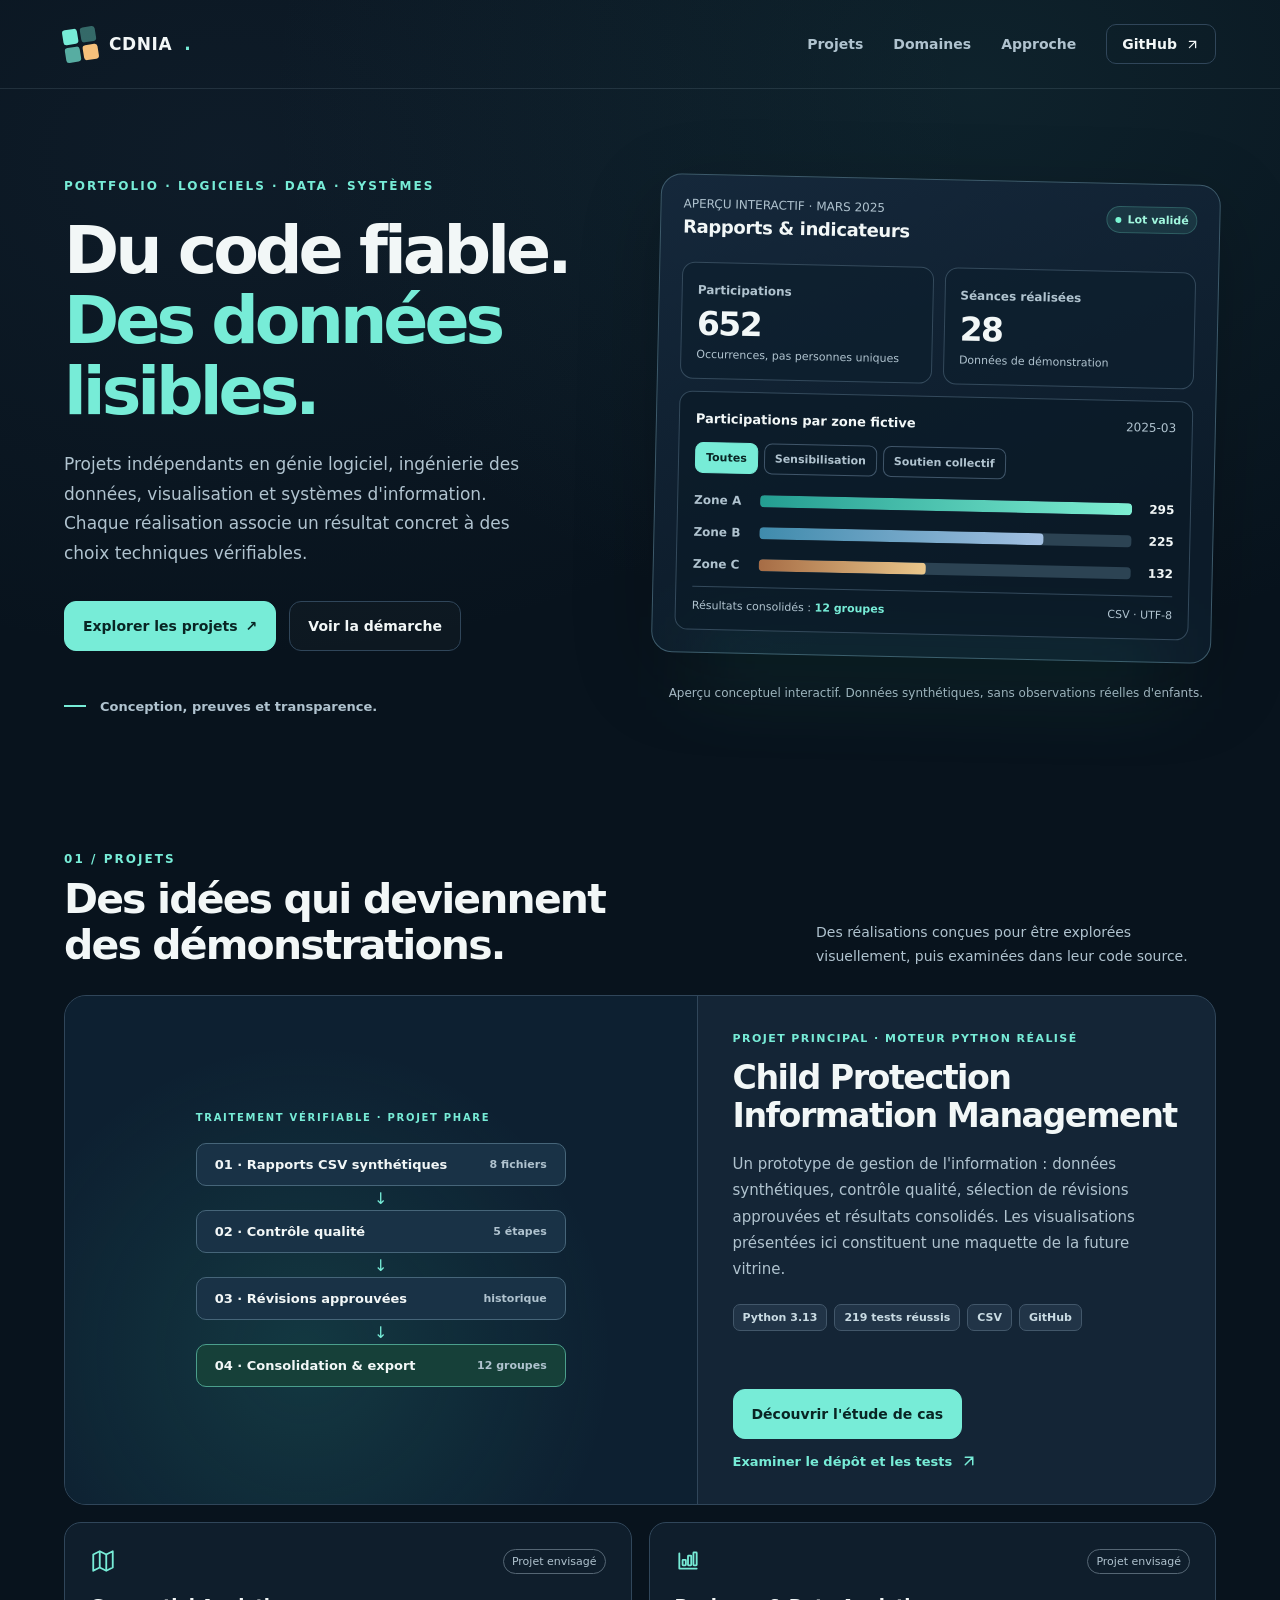
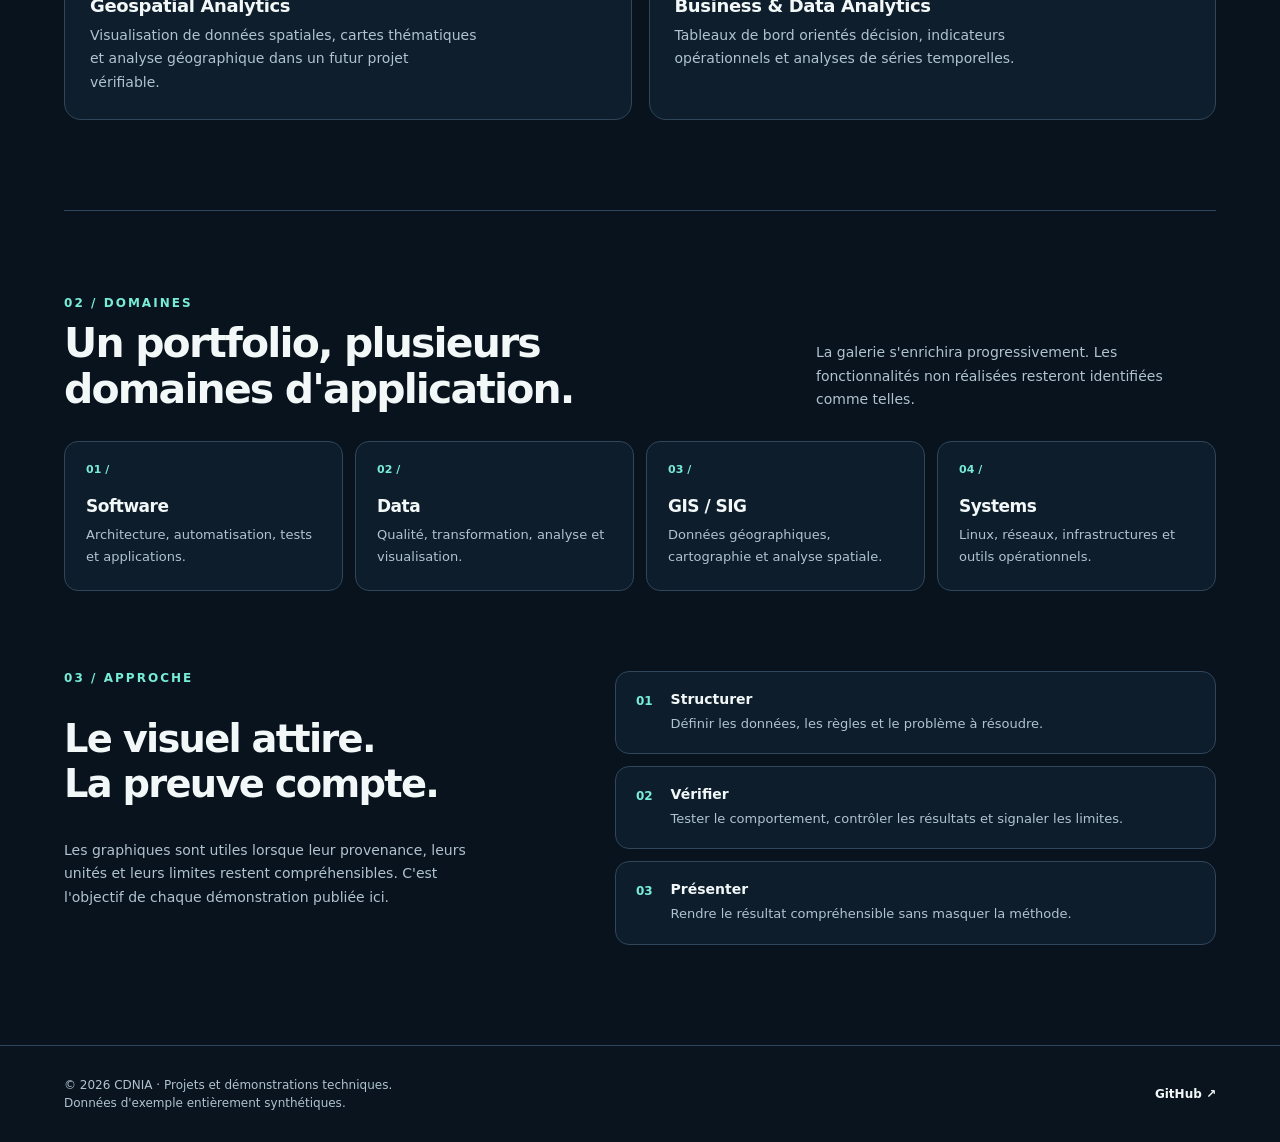
<file: index.html>
<!doctype html>
<html lang="fr">
  <head>
    <meta charset="utf-8" />
    <meta name="viewport" content="width=device-width, initial-scale=1" />
    <meta name="theme-color" content="#08131d" />
    <meta
      name="description"
      content="Portfolio de projets en génie logiciel, données, visualisation, SIG et systèmes. Code et démonstrations vérifiables."
    />
    <title>CDNIA — Logiciels, données et systèmes</title>
    <link rel="stylesheet" href="assets/css/site.css" />
  </head>
  <body>
    <a class="skip-link" href="#content">Passer au contenu</a>
    <header>
      <div class="wrap topbar">
        <a class="brand" href="#content" aria-label="CDNIA, retour à l'accueil"
          ><span class="mark" aria-hidden="true"
            ><i></i><i></i><i></i><i></i></span
          >CDNIA<span style="color: var(--mint)">.</span></a
        >
        <nav aria-label="Navigation principale">
          <a href="#projects">Projets</a>
          <a href="#expertise">Domaines</a>
          <a href="#approach">Approche</a>
          <a
            class="nav-external"
            href="https://github.com/cdnia"
            target="_blank"
            rel="noopener noreferrer"
            >GitHub
            <svg
              aria-hidden="true"
              viewBox="0 0 24 24"
              fill="none"
              stroke="currentColor"
              stroke-width="2"
              stroke-linecap="round"
            >
              <path d="M7 17 17 7M7 7h10v10" />
            </svg>
          </a>
        </nav>
      </div>
    </header>
    <main id="content">
      <section class="hero wrap" aria-labelledby="hero-title">
        <div class="hero-copy">
          <div class="eyebrow">Portfolio · Logiciels · Data · Systèmes</div>
          <h1 id="hero-title">
            Du code fiable.<br /><em>Des données lisibles.</em>
          </h1>
          <p>
            Projets indépendants en génie logiciel, ingénierie des données,
            visualisation et systèmes d'information. Chaque réalisation associe
            un résultat concret à des choix techniques vérifiables.
          </p>
          <div class="hero-actions">
            <a class="button primary" href="#projects"
              >Explorer les projets
              <span aria-hidden="true" style="margin-left: 8px">↗</span></a
            >
            <a class="button secondary" href="#approach">Voir la démarche</a>
          </div>
          <div class="hero-mini">
            <span class="line" aria-hidden="true"></span>Conception, preuves et
            transparence.
          </div>
        </div>
        <div>
          <div class="preview-shell" aria-labelledby="preview-title">
            <div class="preview-head">
              <div>
                <small>APERÇU INTERACTIF · MARS 2025</small
                ><strong id="preview-title">Rapports & indicateurs</strong>
              </div>
              <span class="status"
                ><span class="status-dot" aria-hidden="true"></span> Lot
                validé</span
              >
            </div>
            <div class="metrics">
              <div class="metric">
                <span class="metric-label">Participations</span
                ><strong class="metric-value" id="participation-total"
                  >652</strong
                ><span class="metric-desc"
                  >Occurrences, pas personnes uniques</span
                >
              </div>
              <div class="metric">
                <span class="metric-label">Séances réalisées</span
                ><strong class="metric-value" id="sessions-total">28</strong
                ><span class="metric-desc">Données de démonstration</span>
              </div>
            </div>
            <div class="chart-panel">
              <div class="chart-panel-head">
                <strong>Participations par zone fictive</strong
                ><span>2025-03</span>
              </div>
              <div
                class="filter-row"
                role="group"
                aria-label="Filtrer les résultats par activité"
              >
                <button
                  type="button"
                  class="activity-filter"
                  data-filter="all"
                  aria-pressed="true"
                >
                  Toutes
                </button>
                <button
                  type="button"
                  class="activity-filter"
                  data-filter="awareness"
                  aria-pressed="false"
                >
                  Sensibilisation
                </button>
                <button
                  type="button"
                  class="activity-filter"
                  data-filter="psychosocial"
                  aria-pressed="false"
                >
                  Soutien collectif
                </button>
              </div>
              <div
                class="bar-list"
                role="img"
                aria-label="Zone A 295, zone B 225, zone C 132 participations"
                id="zone-chart"
              >
                <div class="bar-item">
                  <span class="label">Zone A</span>
                  <div class="track">
                    <span
                      class="bar-fill"
                      data-zone="A"
                      style="width: 100%"
                    ></span>
                  </div>
                  <span class="value" id="zone-A">295</span>
                </div>
                <div class="bar-item">
                  <span class="label">Zone B</span>
                  <div class="track">
                    <span
                      class="bar-fill"
                      data-zone="B"
                      style="width: 76.27%"
                    ></span>
                  </div>
                  <span class="value" id="zone-B">225</span>
                </div>
                <div class="bar-item">
                  <span class="label">Zone C</span>
                  <div class="track">
                    <span
                      class="bar-fill"
                      data-zone="C"
                      style="width: 44.75%"
                    ></span>
                  </div>
                  <span class="value" id="zone-C">132</span>
                </div>
              </div>
              <div class="preview-foot">
                <span
                  >Résultats consolidés :
                  <strong id="group-count">12 groupes</strong></span
                ><span>CSV · UTF-8</span>
              </div>
            </div>
          </div>
          <p class="visual-disclaimer">
            Aperçu conceptuel interactif. Données synthétiques, sans
            observations réelles d'enfants.
          </p>
          <span
            class="sr-only"
            id="filter-announcement"
            aria-live="polite"
          ></span>
        </div>
      </section>
      <div class="wrap sections">
        <section id="projects" aria-labelledby="projects-title">
          <div class="section-head">
            <div>
              <div class="eyebrow">01 / Projets</div>
              <h2 id="projects-title">
                Des idées qui deviennent<br />des démonstrations.
              </h2>
            </div>
            <p>
              Des réalisations conçues pour être explorées visuellement, puis
              examinées dans leur code source.
            </p>
          </div>
          <article class="featured" aria-labelledby="featured-title">
            <div class="feature-visual">
              <div
                class="schematic"
                aria-label="Schéma du traitement : fichiers CSV, validation, consolidation, résultats"
              >
                <div class="pipeline-header">
                  TRAITEMENT VÉRIFIABLE · PROJET PHARE
                </div>
                <div class="pipeline-node">
                  <span>01 · Rapports CSV synthétiques</span
                  ><span>8 fichiers</span>
                </div>
                <div class="pipeline-arrow" aria-hidden="true">↓</div>
                <div class="pipeline-node">
                  <span>02 · Contrôle qualité</span><span>5 étapes</span>
                </div>
                <div class="pipeline-arrow" aria-hidden="true">↓</div>
                <div class="pipeline-node">
                  <span>03 · Révisions approuvées</span><span>historique</span>
                </div>
                <div class="pipeline-arrow" aria-hidden="true">↓</div>
                <div class="pipeline-node result">
                  <span>04 · Consolidation & export</span
                  ><span>12 groupes</span>
                </div>
              </div>
            </div>
            <div class="feature-content">
              <span class="tiny-label"
                >Projet principal · Moteur Python réalisé</span
              >
              <h3 id="featured-title">
                Child Protection Information Management
              </h3>
              <p>
                Un prototype de gestion de l'information : données synthétiques,
                contrôle qualité, sélection de révisions approuvées et résultats
                consolidés. Les visualisations présentées ici constituent une
                maquette de la future vitrine.
              </p>
              <div class="tag-list">
                <span class="tag">Python 3.13</span
                ><span class="tag">219 tests réussis</span
                ><span class="tag">CSV</span><span class="tag">GitHub</span>
              </div>
              <div class="hero-actions">
                <a
                  class="button primary"
                  href="projects/child_protection_information_management/index.html"
                  >Découvrir l'étude de cas</a
                >
                <a
                  class="feature-link"
                  href="https://github.com/cdnia/child_protection_information_management"
                  target="_blank"
                  rel="noopener noreferrer"
                  >Examiner le dépôt et les tests
                  <svg
                    aria-hidden="true"
                    viewBox="0 0 24 24"
                    fill="none"
                    stroke="currentColor"
                    stroke-width="2"
                    stroke-linecap="round"
                  >
                    <path d="M7 17 17 7M7 7h10v10" /></svg
                ></a>
              </div>
            </div>
          </article>
          <div class="planned" aria-label="Domaines de futurs projets">
            <article class="card">
              <div class="card-head">
                <svg
                  aria-hidden="true"
                  viewBox="0 0 24 24"
                  fill="none"
                  stroke="currentColor"
                  stroke-width="1.7"
                  stroke-linejoin="round"
                >
                  <path d="m3 6 6-3 6 3 6-3v15l-6 3-6-3-6 3Z" />
                  <path d="M9 3v15m6-12v15" /></svg
                ><small>Projet envisagé</small>
              </div>
              <h3>Geospatial Analytics</h3>
              <p>
                Visualisation de données spatiales, cartes thématiques et
                analyse géographique dans un futur projet vérifiable.
              </p>
            </article>
            <article class="card">
              <div class="card-head">
                <svg
                  aria-hidden="true"
                  viewBox="0 0 24 24"
                  fill="none"
                  stroke="currentColor"
                  stroke-width="1.7"
                  stroke-linecap="round"
                >
                  <path d="M4 19V5m0 14h16" />
                  <rect x="7" y="11" width="3" height="5" rx=".5" />
                  <rect x="12" y="7" width="3" height="9" rx=".5" />
                  <rect x="17" y="4" width="3" height="12" rx=".5" /></svg
                ><small>Projet envisagé</small>
              </div>
              <h3>Business & Data Analytics</h3>
              <p>
                Tableaux de bord orientés décision, indicateurs opérationnels et
                analyses de séries temporelles.
              </p>
            </article>
          </div>
        </section>
        <div class="divider" role="presentation"></div>
        <section id="expertise" aria-labelledby="expertise-title">
          <div class="eyebrow">02 / Domaines</div>
          <div class="section-head" style="margin-top: 10px">
            <h2 id="expertise-title" style="margin-top: 0">
              Un portfolio, plusieurs<br />domaines d'application.
            </h2>
            <p>
              La galerie s'enrichira progressivement. Les fonctionnalités non
              réalisées resteront identifiées comme telles.
            </p>
          </div>
          <div class="expertise">
            <div class="expertise-card">
              <div class="expertise-number">01 /</div>
              <h3>Software</h3>
              <p>Architecture, automatisation, tests et applications.</p>
            </div>
            <div class="expertise-card">
              <div class="expertise-number">02 /</div>
              <h3>Data</h3>
              <p>Qualité, transformation, analyse et visualisation.</p>
            </div>
            <div class="expertise-card">
              <div class="expertise-number">03 /</div>
              <h3>GIS / SIG</h3>
              <p>Données géographiques, cartographie et analyse spatiale.</p>
            </div>
            <div class="expertise-card">
              <div class="expertise-number">04 /</div>
              <h3>Systems</h3>
              <p>Linux, réseaux, infrastructures et outils opérationnels.</p>
            </div>
          </div>
        </section>
        <section
          id="approach"
          class="practice"
          aria-labelledby="approach-title"
        >
          <div>
            <div class="eyebrow">03 / Approche</div>
            <h2
              id="approach-title"
              style="
                font-size: clamp(29px, 3vw, 40px);
                letter-spacing: -0.045em;
                line-height: 1.17;
              "
            >
              Le visuel attire.<br />La preuve compte.
            </h2>
            <p>
              Les graphiques sont utiles lorsque leur provenance, leurs unités
              et leurs limites restent compréhensibles. C'est l'objectif de
              chaque démonstration publiée ici.
            </p>
          </div>
          <div class="practice-list">
            <div class="practice-step">
              <span class="number">01</span>
              <div>
                <strong>Structurer</strong
                ><span
                  >Définir les données, les règles et le problème à
                  résoudre.</span
                >
              </div>
            </div>
            <div class="practice-step">
              <span class="number">02</span>
              <div>
                <strong>Vérifier</strong
                ><span
                  >Tester le comportement, contrôler les résultats et signaler
                  les limites.</span
                >
              </div>
            </div>
            <div class="practice-step">
              <span class="number">03</span>
              <div>
                <strong>Présenter</strong
                ><span
                  >Rendre le résultat compréhensible sans masquer la
                  méthode.</span
                >
              </div>
            </div>
          </div>
        </section>
      </div>
    </main>
    <footer>
      <div class="wrap footer-inner">
        <div>
          © 2026 CDNIA · Projets et démonstrations techniques.<br />Données
          d'exemple entièrement synthétiques.
        </div>
        <a
          href="https://github.com/cdnia"
          target="_blank"
          rel="noopener noreferrer"
          >GitHub ↗</a
        >
      </div>
    </footer>
    <script src="assets/js/site.js"></script>
  </body>
</html>
</file>
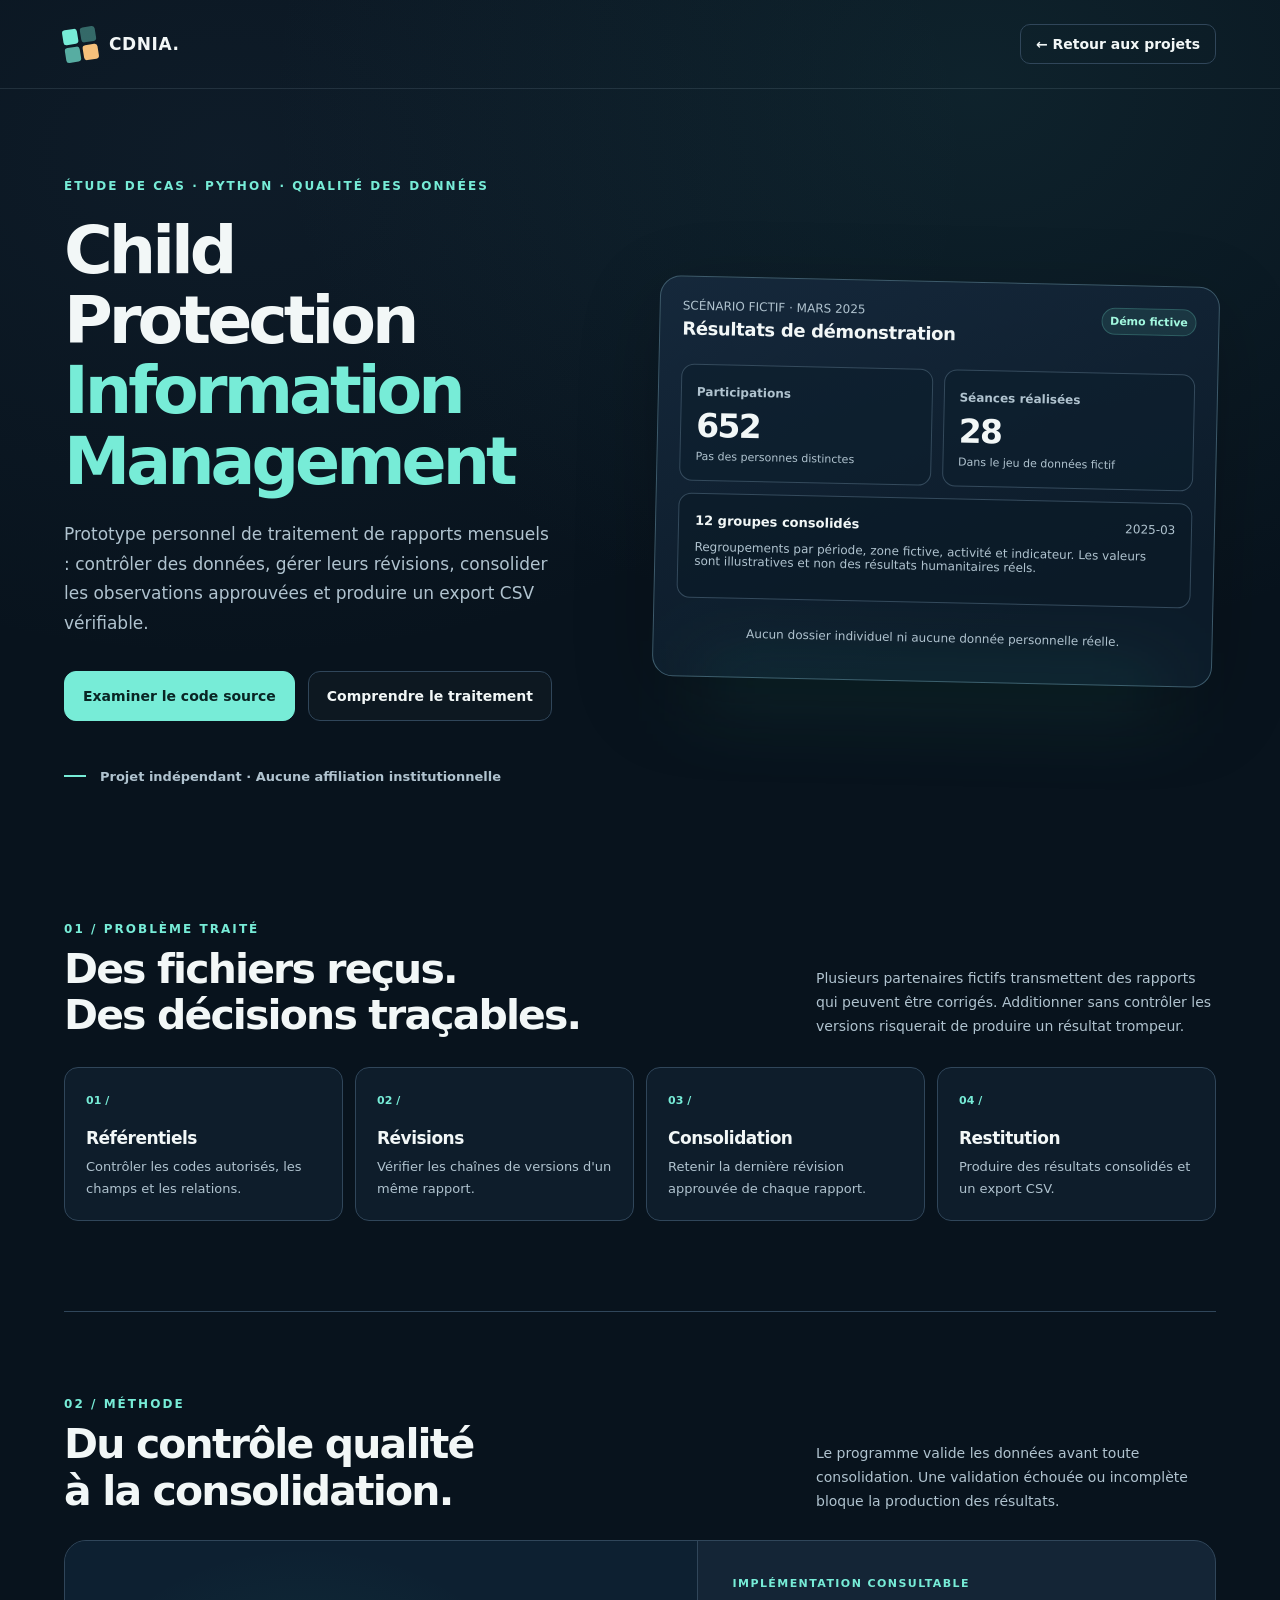
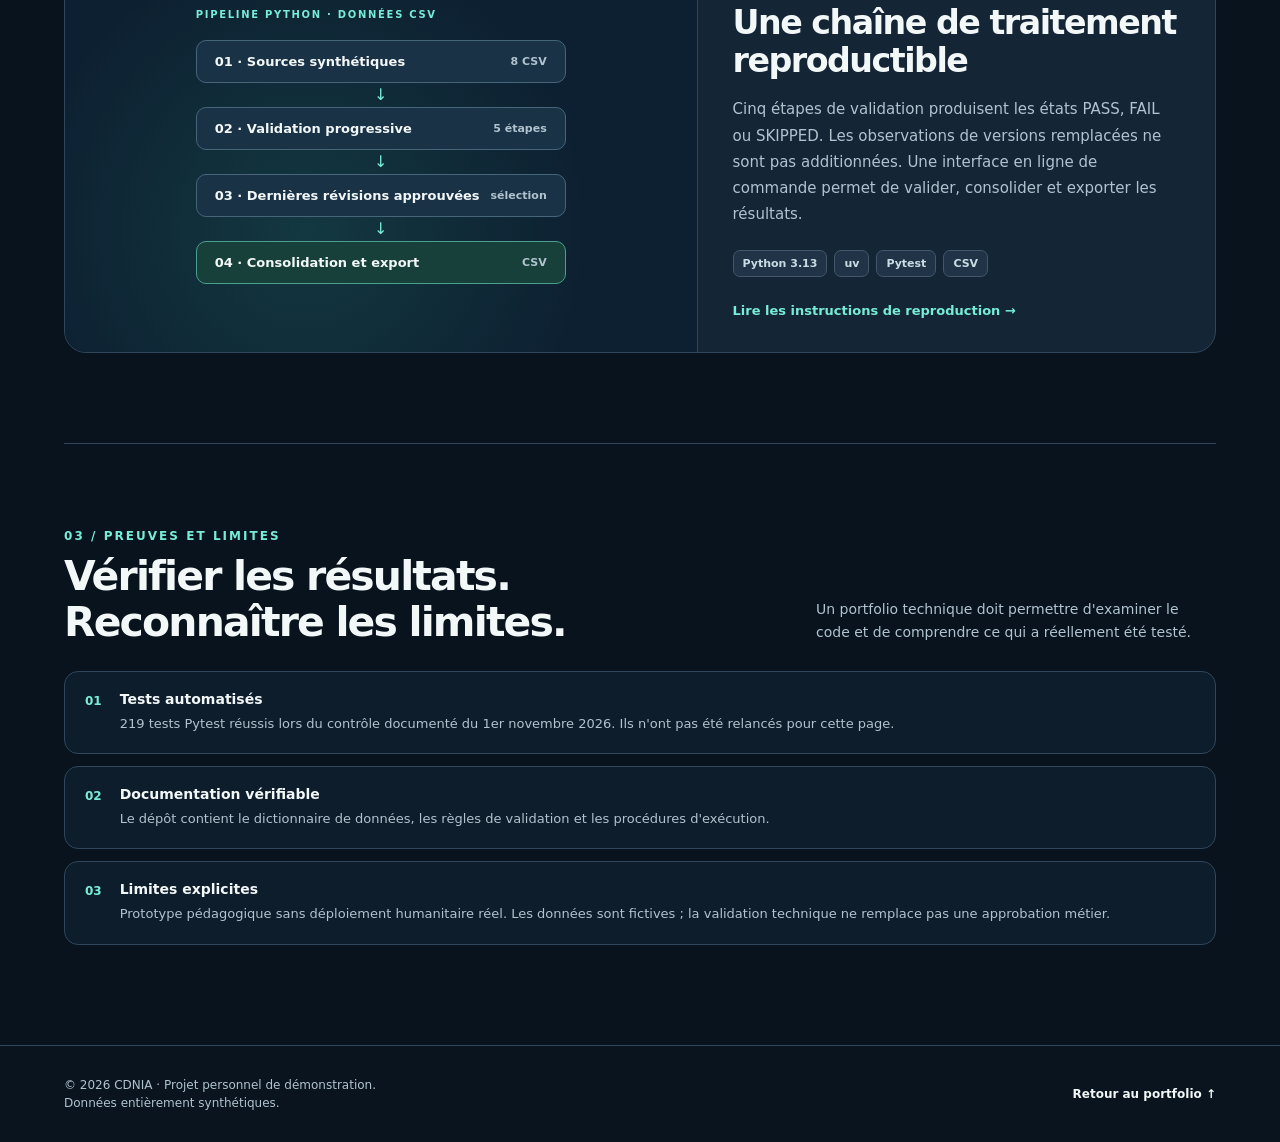
<file: projects/child_protection_information_management/index.html>
<!doctype html>
<html lang="fr">
  <head>
    <meta charset="utf-8" />
    <meta name="viewport" content="width=device-width, initial-scale=1" />
    <meta name="theme-color" content="#08131d" />
    <meta
      name="description"
      content="Étude de cas CDNIA : validation, révisions, consolidation et export CSV de données synthétiques avec Python."
    />
    <title>Child Protection Information Management — CDNIA</title>
    <link rel="stylesheet" href="../../assets/css/site.css" />
  </head>
  <body>
    <a class="skip-link" href="#content">Passer au contenu</a>

    <header>
      <div class="wrap topbar">
        <a class="brand" href="../../index.html" aria-label="CDNIA — Accueil">
          <span class="mark" aria-hidden="true">
            <i></i><i></i><i></i><i></i>
          </span>
          CDNIA.
        </a>
        <nav aria-label="Navigation de la page">
          <a class="nav-external" href="../../index.html#projects">
            ← Retour aux projets
          </a>
        </nav>
      </div>
    </header>

    <main id="content">
      <section class="hero wrap" aria-labelledby="project-title">
        <div class="hero-copy">
          <div class="eyebrow">Étude de cas · Python · Qualité des données</div>
          <h1 id="project-title">
            Child Protection<br /><em>Information Management</em>
          </h1>
          <p>
            Prototype personnel de traitement de rapports mensuels : contrôler
            des données, gérer leurs révisions, consolider les observations
            approuvées et produire un export CSV vérifiable.
          </p>
          <div class="hero-actions">
            <a
              class="button primary"
              href="https://github.com/cdnia/child_protection_information_management"
              target="_blank"
              rel="noopener noreferrer"
            >
              Examiner le code source
            </a>
            <a class="button secondary" href="#method">
              Comprendre le traitement
            </a>
          </div>
          <div class="hero-mini">
            <span class="line" aria-hidden="true"></span>
            Projet indépendant · Aucune affiliation institutionnelle
          </div>
        </div>

        <aside class="preview-shell" aria-labelledby="demo-title">
          <div class="preview-head">
            <div>
              <small>SCÉNARIO FICTIF · MARS 2025</small>
              <strong id="demo-title">Résultats de démonstration</strong>
            </div>
            <span class="status">Démo fictive</span>
          </div>
          <div class="metrics">
            <div class="metric">
              <span class="metric-label">Participations</span>
              <strong class="metric-value">652</strong>
              <span class="metric-desc">Pas des personnes distinctes</span>
            </div>
            <div class="metric">
              <span class="metric-label">Séances réalisées</span>
              <strong class="metric-value">28</strong>
              <span class="metric-desc">Dans le jeu de données fictif</span>
            </div>
          </div>
          <div class="chart-panel">
            <div class="chart-panel-head">
              <strong>12 groupes consolidés</strong>
              <span>2025-03</span>
            </div>
            <p class="chart-caption">
              Regroupements par période, zone fictive, activité et indicateur.
              Les valeurs sont illustratives et non des résultats humanitaires
              réels.
            </p>
          </div>
          <p class="visual-disclaimer">
            Aucun dossier individuel ni aucune donnée personnelle réelle.
          </p>
        </aside>
      </section>

      <div class="wrap sections">
        <section id="problem" aria-labelledby="problem-title">
          <div class="section-head">
            <div>
              <div class="eyebrow">01 / Problème traité</div>
              <h2 id="problem-title">
                Des fichiers reçus.<br />Des décisions traçables.
              </h2>
            </div>
            <p>
              Plusieurs partenaires fictifs transmettent des rapports qui
              peuvent être corrigés. Additionner sans contrôler les versions
              risquerait de produire un résultat trompeur.
            </p>
          </div>
          <div class="expertise">
            <article class="expertise-card">
              <span class="expertise-number">01 /</span>
              <h3>Référentiels</h3>
              <p>Contrôler les codes autorisés, les champs et les relations.</p>
            </article>
            <article class="expertise-card">
              <span class="expertise-number">02 /</span>
              <h3>Révisions</h3>
              <p>Vérifier les chaînes de versions d'un même rapport.</p>
            </article>
            <article class="expertise-card">
              <span class="expertise-number">03 /</span>
              <h3>Consolidation</h3>
              <p>Retenir la dernière révision approuvée de chaque rapport.</p>
            </article>
            <article class="expertise-card">
              <span class="expertise-number">04 /</span>
              <h3>Restitution</h3>
              <p>Produire des résultats consolidés et un export CSV.</p>
            </article>
          </div>
        </section>

        <div class="divider" role="presentation"></div>

        <section id="method" aria-labelledby="method-title">
          <div class="section-head">
            <div>
              <div class="eyebrow">02 / Méthode</div>
              <h2 id="method-title">
                Du contrôle qualité<br />à la consolidation.
              </h2>
            </div>
            <p>
              Le programme valide les données avant toute consolidation. Une
              validation échouée ou incomplète bloque la production des
              résultats.
            </p>
          </div>
          <div class="featured">
            <div class="feature-visual">
              <div
                class="schematic"
                role="group"
                aria-label="Étapes du pipeline Python"
              >
                <div class="pipeline-header">PIPELINE PYTHON · DONNÉES CSV</div>
                <div class="pipeline-node">
                  <span>01 · Sources synthétiques</span><span>8 CSV</span>
                </div>
                <div class="pipeline-arrow" aria-hidden="true">↓</div>
                <div class="pipeline-node">
                  <span>02 · Validation progressive</span><span>5 étapes</span>
                </div>
                <div class="pipeline-arrow" aria-hidden="true">↓</div>
                <div class="pipeline-node">
                  <span>03 · Dernières révisions approuvées</span
                  ><span>sélection</span>
                </div>
                <div class="pipeline-arrow" aria-hidden="true">↓</div>
                <div class="pipeline-node result">
                  <span>04 · Consolidation et export</span><span>CSV</span>
                </div>
              </div>
            </div>
            <div class="feature-content">
              <span class="tiny-label">Implémentation consultable</span>
              <h3>Une chaîne de traitement reproductible</h3>
              <p>
                Cinq étapes de validation produisent les états PASS, FAIL ou
                SKIPPED. Les observations de versions remplacées ne sont pas
                additionnées. Une interface en ligne de commande permet de
                valider, consolider et exporter les résultats.
              </p>
              <div class="tag-list">
                <span class="tag">Python 3.13</span>
                <span class="tag">uv</span>
                <span class="tag">Pytest</span>
                <span class="tag">CSV</span>
              </div>
              <a
                class="feature-link"
                href="https://github.com/cdnia/child_protection_information_management/blob/master/README.md"
                target="_blank"
                rel="noopener noreferrer"
              >
                Lire les instructions de reproduction →
              </a>
            </div>
          </div>
        </section>

        <div class="divider" role="presentation"></div>

        <section id="proof" aria-labelledby="proof-title">
          <div class="section-head">
            <div>
              <div class="eyebrow">03 / Preuves et limites</div>
              <h2 id="proof-title">
                Vérifier les résultats.<br />Reconnaître les limites.
              </h2>
            </div>
            <p>
              Un portfolio technique doit permettre d'examiner le code et de
              comprendre ce qui a réellement été testé.
            </p>
          </div>
          <div class="practice-list">
            <div class="practice-step">
              <span class="number">01</span>
              <div>
                <strong>Tests automatisés</strong>
                <span
                  >219 tests Pytest réussis lors du contrôle documenté du 1er
                  novembre 2026. Ils n'ont pas été relancés pour cette
                  page.</span
                >
              </div>
            </div>
            <div class="practice-step">
              <span class="number">02</span>
              <div>
                <strong>Documentation vérifiable</strong>
                <span
                  >Le dépôt contient le dictionnaire de données, les règles de
                  validation et les procédures d'exécution.</span
                >
              </div>
            </div>
            <div class="practice-step">
              <span class="number">03</span>
              <div>
                <strong>Limites explicites</strong>
                <span
                  >Prototype pédagogique sans déploiement humanitaire réel. Les
                  données sont fictives ; la validation technique ne remplace
                  pas une approbation métier.</span
                >
              </div>
            </div>
          </div>
        </section>
      </div>
    </main>

    <footer>
      <div class="wrap footer-inner">
        <div>
          © 2026 CDNIA · Projet personnel de démonstration.<br />
          Données entièrement synthétiques.
        </div>
        <a href="../../index.html#projects">Retour au portfolio ↑</a>
      </div>
    </footer>
  </body>
</html>
</file>
<file: assets/css/site.css>
:root {
  color-scheme: dark;
  --bg: #08131d;
  --bg-raised: #0e1d2b;
  --surface: #142536;
  --surface-light: #1b3043;
  --line: #30465a;
  --text: #f2f7f7;
  --muted: #b0c3cf;
  --muted-soft: #91a6b6;
  --mint: #77ecd7;
  --mint-dark: #0d5b50;
  --amber: #f5c07b;
  --shadow: 0 24px 80px rgba(0, 0, 0, 0.22);
  font-family:
    ui-sans-serif,
    system-ui,
    -apple-system,
    BlinkMacSystemFont,
    "Segoe UI",
    sans-serif;
  font-synthesis: none;
}
*,
*::before,
*::after {
  box-sizing: border-box;
}
html {
  scroll-behavior: smooth;
}
body {
  margin: 0;
  color: var(--text);
  background: var(--bg);
  min-width: 280px;
}
body::before {
  content: "";
  position: absolute;
  top: 0;
  left: 0;
  right: 0;
  height: 870px;
  pointer-events: none;
  background:
    radial-gradient(
      ellipse at 76% 10%,
      rgba(47, 115, 123, 0.16),
      transparent 51%
    ),
    radial-gradient(
      ellipse at 18% 18%,
      rgba(70, 106, 144, 0.1),
      transparent 50%
    );
}
a {
  color: inherit;
  text-decoration: none;
}
a:hover {
  color: var(--mint);
}
a:focus-visible,
button:focus-visible {
  outline: 3px solid var(--mint);
  outline-offset: 4px;
}
.skip-link {
  position: absolute;
  top: -80px;
  left: 16px;
  z-index: 50;
  padding: 12px;
  background: var(--text);
  color: var(--bg);
  border-radius: 8px;
}
.skip-link:focus {
  top: 12px;
}
.wrap {
  width: min(1152px, calc(100% - 64px));
  margin: 0 auto;
}
header {
  border-bottom: 1px solid rgba(174, 201, 217, 0.13);
  position: relative;
  z-index: 5;
}
.topbar {
  display: flex;
  align-items: center;
  justify-content: space-between;
  min-height: 88px;
  gap: 20px;
}
.brand {
  display: flex;
  align-items: center;
  gap: 12px;
  font-size: 17px;
  font-weight: 800;
  letter-spacing: 0.035em;
}
.mark {
  width: 33px;
  height: 33px;
  display: grid;
  grid-template-columns: repeat(2, 1fr);
  gap: 3px;
  transform: rotate(-9deg);
}
.mark i {
  display: block;
  background: var(--mint);
  border-radius: 3px;
}
.mark i:nth-child(2) {
  opacity: 0.38;
}
.mark i:nth-child(3) {
  opacity: 0.7;
}
.mark i:nth-child(4) {
  background: #f5c07b;
}
nav {
  display: flex;
  align-items: center;
  gap: 30px;
}
nav a {
  color: var(--muted);
  font-size: 14px;
  font-weight: 650;
  transition: color 0.18s ease;
}
.nav-external {
  border: 1px solid var(--line);
  color: var(--text);
  border-radius: 10px;
  padding: 11px 15px;
  display: flex;
  align-items: center;
  gap: 8px;
}
.nav-external svg {
  width: 15px;
  height: 15px;
}
.eyebrow {
  color: var(--mint);
  font-size: 12px;
  font-weight: 800;
  letter-spacing: 0.17em;
  text-transform: uppercase;
}
.hero {
  display: grid;
  grid-template-columns: minmax(0, 1fr) minmax(0, 1.05fr);
  align-items: center;
  gap: 58px;
  padding: 90px 0 88px;
  position: relative;
}
.hero-copy h1 {
  margin: 22px 0 24px;
  font-size: clamp(44px, 5.2vw, 72px);
  line-height: 1.055;
  letter-spacing: -0.06em;
  max-width: 630px;
}
.hero-copy h1 em {
  font-style: normal;
  color: var(--mint);
}
.hero-copy p {
  max-width: 485px;
  font-size: 17px;
  line-height: 1.75;
  color: var(--muted);
  margin: 0;
}
.hero-actions {
  display: flex;
  align-items: center;
  gap: 13px;
  flex-wrap: wrap;
  margin-top: 32px;
}
.button {
  display: inline-flex;
  align-items: center;
  justify-content: center;
  padding: 14px 18px;
  min-height: 50px;
  border-radius: 12px;
  font-size: 14px;
  font-weight: 750;
  transition:
    transform 0.16s,
    background 0.16s,
    border-color 0.16s;
}
.button:hover {
  transform: translateY(-2px);
}
.button.primary {
  background: var(--mint);
  color: #092524;
  border: 1px solid var(--mint);
}
.button.primary:hover {
  color: #092524;
  background: #a1f6e8;
}
.button.secondary {
  border: 1px solid var(--line);
  background: rgba(255, 255, 255, 0.02);
  color: var(--text);
}
.button.secondary:hover {
  border-color: var(--muted);
  color: var(--text);
}
.hero-mini {
  margin-top: 48px;
  display: flex;
  align-items: center;
  gap: 14px;
  color: var(--muted);
  font-size: 13px;
  font-weight: 650;
}
.hero-mini .line {
  width: 22px;
  height: 2px;
  background: var(--mint);
}
.preview-shell {
  border: 1px solid #3d5a6b;
  border-radius: 21px;
  background: linear-gradient(160deg, #15283b, #0c1b29 78%);
  padding: 22px;
  box-shadow: var(--shadow);
  transform: rotate(1.25deg);
  position: relative;
}
.preview-shell::after {
  content: "";
  position: absolute;
  z-index: -1;
  left: 45px;
  right: 45px;
  bottom: -26px;
  height: 40px;
  background: rgba(49, 187, 158, 0.16);
  filter: blur(37px);
}
.preview-head {
  display: flex;
  align-items: flex-start;
  justify-content: space-between;
  gap: 10px;
  margin-bottom: 25px;
}
.preview-head small,
.chart-caption {
  color: var(--muted);
  display: block;
  font-size: 12px;
}
.preview-head strong {
  display: block;
  font-size: 18px;
  letter-spacing: -0.02em;
  margin-top: 5px;
}
.status {
  background: rgba(101, 217, 186, 0.11);
  color: #a2f8df;
  border: 1px solid rgba(119, 236, 215, 0.22);
  display: inline-flex;
  align-items: center;
  gap: 6px;
  font-size: 11px;
  font-weight: 700;
  padding: 6px 8px;
  border-radius: 999px;
  white-space: nowrap;
}
.status-dot {
  border-radius: 50%;
  background: #7af6d3;
  width: 6px;
  height: 6px;
}
.metrics {
  display: grid;
  grid-template-columns: 1fr 1fr;
  gap: 11px;
}
.metric {
  border: 1px solid #344a5c;
  background: rgba(13, 30, 45, 0.68);
  padding: 16px 15px;
  border-radius: 13px;
  min-width: 0;
}
.metric-label {
  font-size: 12px;
  font-weight: 700;
  color: var(--muted);
}
.metric-value {
  font-size: 33px;
  font-weight: 800;
  letter-spacing: -0.05em;
  display: block;
  margin: 6px 0 0;
  font-variant-numeric: tabular-nums;
}
.metric-desc {
  font-size: 11px;
  color: var(--muted);
}
.chart-panel {
  background: rgba(11, 27, 39, 0.7);
  border: 1px solid #344a5c;
  border-radius: 13px;
  margin-top: 12px;
  padding: 19px 16px 17px;
}
.chart-panel-head {
  display: flex;
  justify-content: space-between;
  align-items: flex-start;
  gap: 8px;
}
.chart-panel-head strong {
  font-size: 13px;
}
.chart-panel-head span {
  color: var(--muted);
  font-size: 12px;
}
.filter-row {
  display: none;
  flex-wrap: wrap;
  gap: 6px;
  margin-top: 16px;
  margin-bottom: 20px;
}
.has-js .filter-row {
  display: flex;
}
.filter-row button {
  font: inherit;
  font-size: 11px;
  font-weight: 650;
  cursor: pointer;
  color: var(--muted);
  background: transparent;
  padding: 8px 10px;
  border: 1px solid #40566a;
  border-radius: 8px;
}
.filter-row button[aria-pressed="true"] {
  color: #092524;
  border-color: var(--mint);
  background: var(--mint);
}
.bar-list {
  display: grid;
  gap: 18px;
  margin-top: 12px;
}
.bar-item {
  display: grid;
  grid-template-columns: 58px 1fr 34px;
  align-items: center;
  gap: 8px;
}
.bar-item .label,
.bar-item .value {
  font-size: 12px;
  font-weight: 700;
  color: var(--muted);
  font-variant-numeric: tabular-nums;
}
.bar-item .value {
  text-align: right;
  color: var(--text);
}
.track {
  background: #2c4353;
  height: 12px;
  overflow: hidden;
  border-radius: 4px;
}
.bar-fill {
  display: block;
  width: 0;
  height: 100%;
  border-radius: 4px;
  background: linear-gradient(90deg, #239d91, #7eeed2);
  transition: width 0.35s ease;
}
.bar-item:nth-child(2) .bar-fill {
  background: linear-gradient(90deg, #3f8bac, #a3c0e2);
}
.bar-item:nth-child(3) .bar-fill {
  background: linear-gradient(90deg, #a66c45, #eac78b);
}
.preview-foot {
  margin-top: 15px;
  padding-top: 12px;
  border-top: 1px solid #344a5c;
  display: flex;
  align-items: center;
  justify-content: space-between;
  gap: 6px;
  font-size: 11px;
  color: var(--muted);
}
.preview-foot strong {
  color: var(--mint);
}
.visual-disclaimer {
  font-size: 12px;
  color: var(--muted);
  line-height: 1.5;
  text-align: center;
  padding-top: 14px;
}
.section-head {
  display: flex;
  justify-content: space-between;
  align-items: end;
  gap: 20px;
  margin-bottom: 26px;
}
.section-head h2 {
  margin: 10px 0 0;
  font-size: clamp(29px, 3.2vw, 43px);
  letter-spacing: -0.045em;
  line-height: 1.13;
}
.section-head p {
  color: var(--muted);
  line-height: 1.7;
  max-width: 400px;
  margin: 0;
  font-size: 14px;
}
section {
  scroll-margin-top: 24px;
}
.sections {
  padding: 50px 0 100px;
}
.featured {
  display: grid;
  grid-template-columns: 1.1fr 0.9fr;
  gap: 0;
  border: 1px solid var(--line);
  border-radius: 22px;
  overflow: hidden;
  background: var(--surface);
}
.feature-visual {
  min-height: 310px;
  display: flex;
  align-items: center;
  justify-content: center;
  background:
    radial-gradient(
      circle at 38% 70%,
      rgba(57, 203, 164, 0.14),
      transparent 58%
    ),
    #0d2031;
  padding: 30px;
  border-right: 1px solid var(--line);
}
.schematic {
  max-width: 370px;
  width: 100%;
}
.pipeline-header {
  font-size: 10px;
  letter-spacing: 0.17em;
  color: var(--mint);
  margin-bottom: 20px;
  font-weight: 800;
}
.pipeline-node {
  border-radius: 10px;
  border: 1px solid #466579;
  padding: 13px 18px;
  margin-bottom: 0;
  background: #193246;
  display: flex;
  align-items: center;
  justify-content: space-between;
  gap: 8px;
  font-size: 13px;
  font-weight: 650;
}
.pipeline-node span:last-child {
  font-size: 11px;
  color: var(--muted);
}
.pipeline-arrow {
  height: 24px;
  display: grid;
  place-items: center;
  color: var(--mint);
}
.pipeline-node.result {
  background: #164039;
  border-color: #4b9f8c;
}
.feature-content {
  padding: 36px 35px 34px;
  display: flex;
  flex-direction: column;
}
.tiny-label {
  color: var(--mint);
  font-weight: 800;
  font-size: 11px;
  letter-spacing: 0.13em;
  text-transform: uppercase;
}
.feature-content h3 {
  font-size: clamp(27px, 2.6vw, 36px);
  line-height: 1.15;
  letter-spacing: -0.045em;
  margin: 14px 0 16px;
}
.feature-content p {
  color: var(--muted);
  line-height: 1.75;
  font-size: 15px;
  margin: 0;
}
.tag-list {
  display: flex;
  flex-wrap: wrap;
  gap: 7px;
  margin: 22px 0 26px;
}
.tag {
  color: #c9dbe3;
  border: 1px solid #42576a;
  background: #213447;
  border-radius: 7px;
  padding: 6px 9px;
  font-size: 11px;
  font-weight: 650;
}
.feature-link {
  display: inline-flex;
  gap: 8px;
  align-items: center;
  margin-top: auto;
  font-size: 13px;
  font-weight: 800;
  color: var(--mint);
}
.feature-link svg {
  width: 18px;
  height: 18px;
}
.planned {
  display: grid;
  grid-template-columns: 1fr 1fr;
  gap: 17px;
  margin-top: 17px;
}
.planned .card {
  border: 1px solid var(--line);
  border-radius: 17px;
  padding: 25px;
  background: rgba(20, 37, 54, 0.6);
  min-height: 188px;
}
.planned .card .card-head {
  display: flex;
  align-items: center;
  justify-content: space-between;
  gap: 12px;
}
.planned .card svg {
  color: var(--mint);
  width: 26px;
  height: 26px;
}
.planned .card small {
  font-size: 11px;
  border: 1px solid #556674;
  padding: 5px 8px;
  border-radius: 999px;
  color: var(--muted);
  white-space: nowrap;
}
.planned h3 {
  margin: 21px 0 8px;
  font-size: 18px;
  letter-spacing: -0.02em;
}
.planned p {
  margin: 0;
  line-height: 1.65;
  font-size: 14px;
  color: var(--muted);
  max-width: 390px;
}
.divider {
  height: 1px;
  background: var(--line);
  margin: 90px 0 85px;
}
.expertise {
  display: grid;
  grid-template-columns: repeat(4, 1fr);
  gap: 12px;
  margin-top: 29px;
}
.expertise-card {
  border: 1px solid var(--line);
  background: var(--bg-raised);
  border-radius: 14px;
  padding: 21px;
  min-height: 150px;
}
.expertise-number {
  font-size: 11px;
  color: var(--mint);
  font-weight: 750;
}
.expertise-card h3 {
  font-size: 17px;
  margin: 20px 0 8px;
  letter-spacing: -0.03em;
}
.expertise-card p {
  margin: 0;
  color: var(--muted);
  font-size: 13px;
  line-height: 1.65;
}
.practice {
  display: grid;
  grid-template-columns: 1fr 1.2fr;
  gap: 50px;
  margin-top: 80px;
  align-items: start;
}
.practice p {
  color: var(--muted);
  line-height: 1.7;
  font-size: 14px;
  max-width: 430px;
}
.practice-list {
  display: grid;
  gap: 12px;
}
.practice-step {
  display: flex;
  gap: 18px;
  padding: 19px 20px;
  background: var(--bg-raised);
  border: 1px solid var(--line);
  border-radius: 14px;
}
.practice-step .number {
  color: var(--mint);
  font-size: 12px;
  font-weight: 800;
  padding-top: 3px;
}
.practice-step strong {
  display: block;
  margin-bottom: 6px;
  font-size: 14px;
}
.practice-step span:last-child {
  color: var(--muted);
  font-size: 13px;
  line-height: 1.55;
}
footer {
  border-top: 1px solid var(--line);
  background: #09141e;
}
.footer-inner {
  padding: 30px 0;
  display: flex;
  justify-content: space-between;
  align-items: center;
  gap: 20px;
  color: var(--muted);
  font-size: 12px;
  line-height: 1.5;
}
.footer-inner a {
  font-weight: 750;
  color: var(--text);
}
.footer-inner a:hover {
  color: var(--mint);
}
@media (max-width: 1000px) {
  .hero {
    gap: 28px;
  }
  .hero-copy h1 {
    font-size: clamp(40px, 5.5vw, 58px);
  }
  .preview-shell {
    padding: 16px;
  }
  .feature-content {
    padding: 27px;
  }
  .expertise {
    grid-template-columns: repeat(2, 1fr);
  }
}
@media (max-width: 780px) {
  .wrap {
    width: min(100% - 36px, 620px);
  }
  .topbar {
    min-height: 72px;
  }
  nav {
    gap: 16px;
  }
  nav a:not(.nav-external) {
    display: none;
  }
  .nav-external {
    padding: 9px 12px;
  }
  .hero {
    padding: 62px 0 44px;
    grid-template-columns: 1fr;
    gap: 48px;
  }
  .hero-copy h1 {
    font-size: clamp(42px, 8.8vw, 65px);
  }
  .preview-shell {
    transform: none;
  }
  .sections {
    padding: 48px 0 70px;
  }
  .section-head {
    align-items: start;
    flex-direction: column;
  }
  .featured {
    grid-template-columns: 1fr;
  }
  .feature-visual {
    border-right: 0;
    border-bottom: 1px solid var(--line);
    min-height: 290px;
  }
  .planned {
    grid-template-columns: 1fr;
  }
  .divider {
    margin: 63px 0;
  }
  .practice {
    grid-template-columns: 1fr;
    gap: 23px;
    margin-top: 65px;
  }
  .footer-inner {
    flex-direction: column;
    align-items: start;
  }
}
@media (max-width: 450px) {
  .wrap {
    width: calc(100% - 30px);
  }
  .hero-copy h1 {
    font-size: 43px;
  }
  .hero-copy p {
    font-size: 15px;
  }
  .hero-actions {
    flex-direction: column;
    align-items: stretch;
  }
  .metric {
    padding: 13px 10px;
  }
  .preview-shell {
    padding: 12px;
  }
  .preview-head strong {
    font-size: 16px;
  }
  .status {
    font-size: 10px;
  }
  .chart-panel {
    padding: 13px 10px;
  }
  .filter-row button {
    font-size: 10px;
  }
  .feature-content {
    padding: 26px 22px;
  }
  .expertise {
    grid-template-columns: 1fr;
  }
  .hero-mini {
    margin-top: 27px;
  }
}
@media (prefers-reduced-motion: reduce) {
  *,
  *::before,
  *::after {
    scroll-behavior: auto !important;
    animation-duration: 0.001ms !important;
    transition-duration: 0.001ms !important;
  }
}

.sr-only {
  position: absolute;
  width: 1px;
  height: 1px;
  padding: 0;
  margin: -1px;
  overflow: hidden;
  clip: rect(0, 0, 0, 0);
  white-space: nowrap;
  border: 0;
}
</file>
